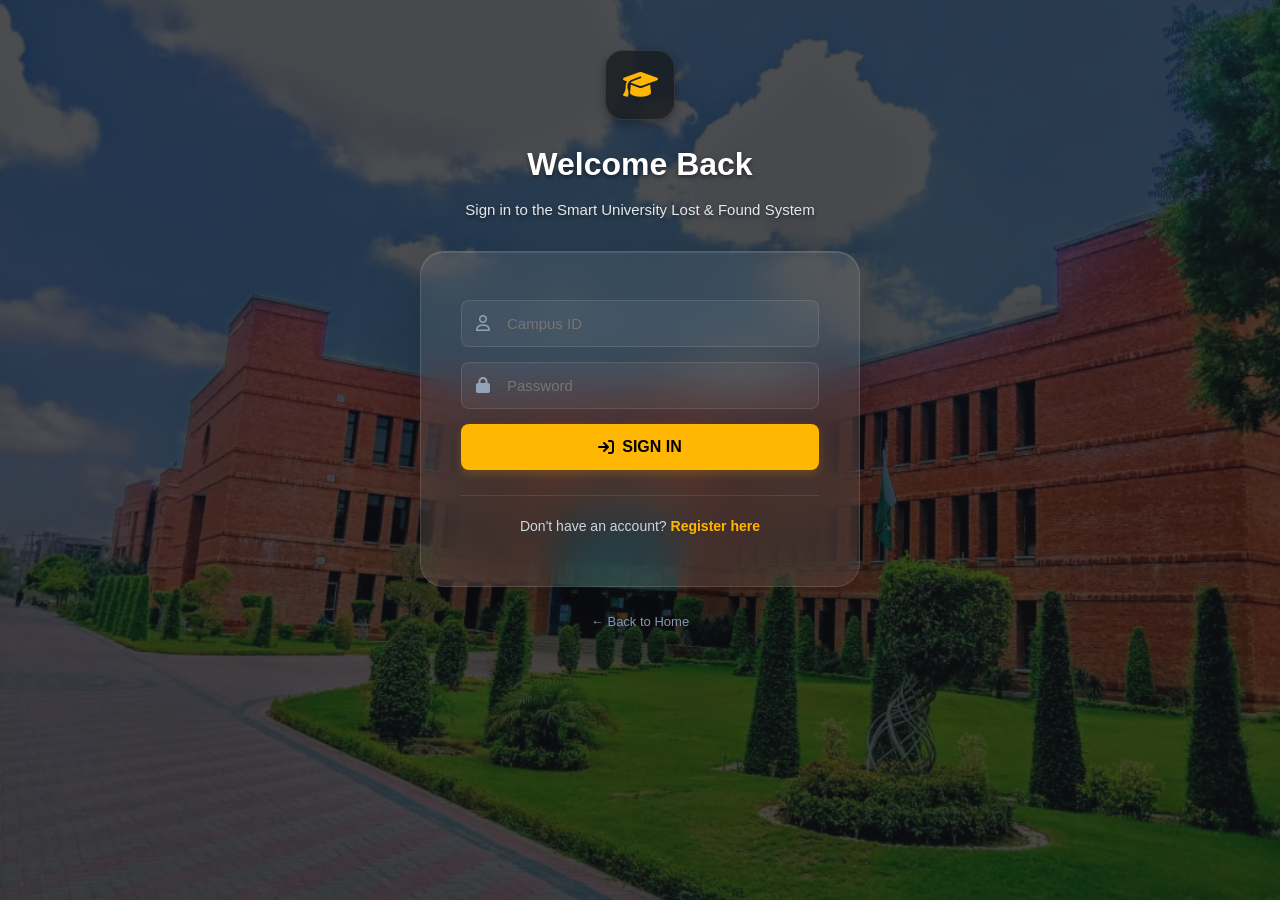
<file: login.html>
<!DOCTYPE html>
<html>
<head>
    <title>Login</title>
    <!-- CHANGED: Pointing to style3.css -->
    <link rel="stylesheet" href="css/style3.css">
    <!-- FontAwesome for icons -->
    <link rel="stylesheet" href="https://cdnjs.cloudflare.com/ajax/libs/font-awesome/6.4.0/css/all.min.css">
</head>
<body class="auth-body">

    <div class="main-wrapper">
        
        <!-- Top Logo -->
        <div class="logo-box">
            <i class="fa-solid fa-graduation-cap" style="color: #FFB703; font-size: 28px;"></i>
        </div>

        <h2>Welcome Back</h2>
        <p class="subtitle">Sign in to the Smart University Lost & Found System</p>

        <!-- Login Box -->
        <div class="Login-page">
            <form>
                <!-- User Input -->
                <div class="input-group">
                    <i class="fa-regular fa-user icon"></i>
                    <input type="text" placeholder="Campus ID" name="campus_id" required>
                </div>

                <!-- Password Input -->
                <div class="input-group">
                    <i class="fa-solid fa-lock icon"></i>
                    <input type="password" placeholder="Password" name="password" required>
                </div>

                <!-- Button -->
                <button type="submit">
                    <i class="fa-solid fa-arrow-right-to-bracket"></i>
                    SIGN IN
                </button>
            </form>

            <p class="bottom-text">
                Don't have an account? <a href="Register.html">Register here</a>
            </p>
        </div>

        <div class="back-home">
            <a href="index.html">← Back to Home</a>
        </div>
    </div>

</body>
</html>
</file>
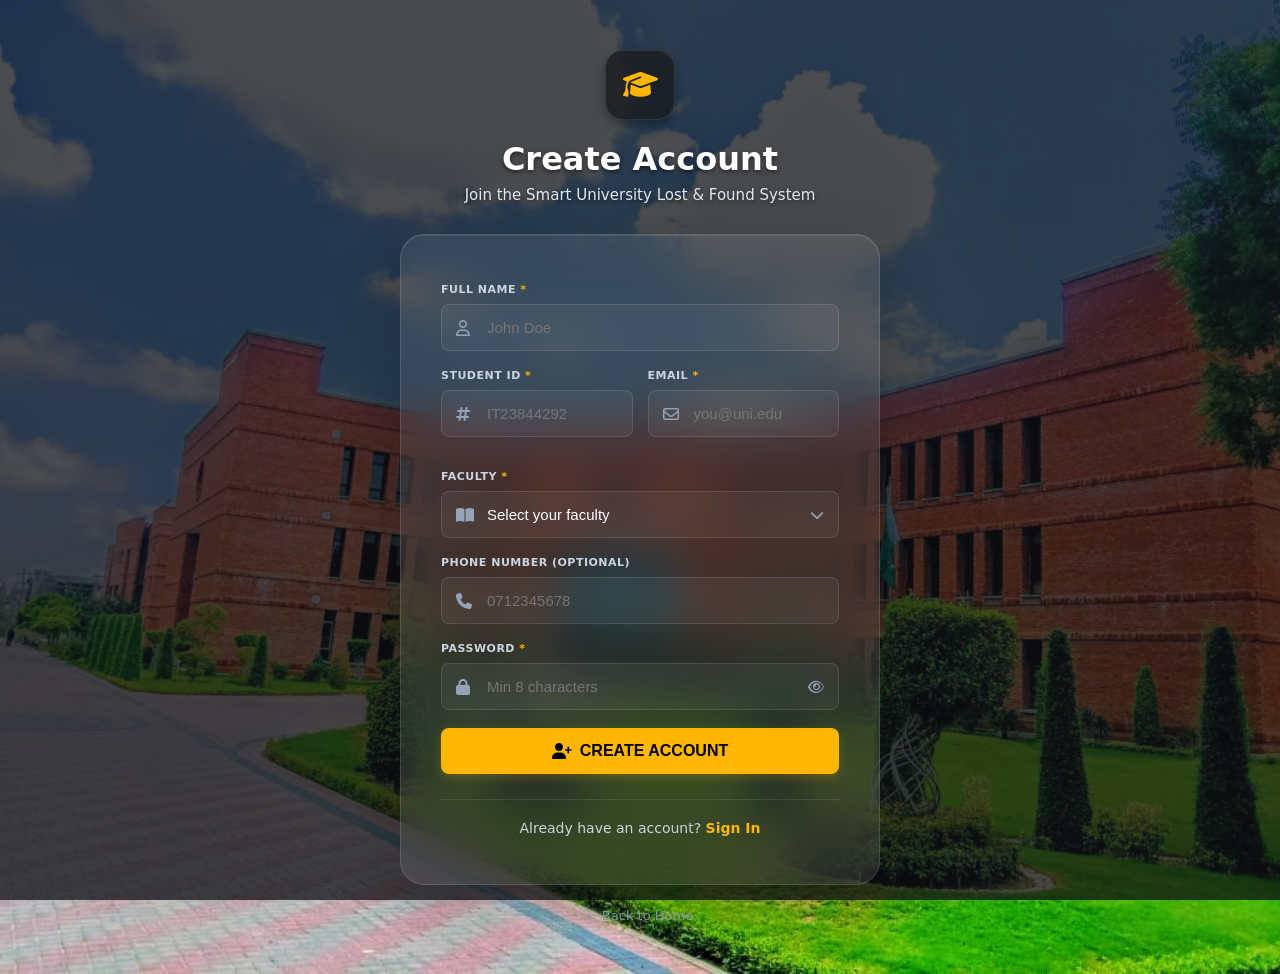
<file: Register.html>
<!DOCTYPE html>
<html lang="en">
<head>
    <meta charset="UTF-8">
    <meta name="viewport" content="width=device-width, initial-scale=1.0">
    <title>Create Account</title>
    <link rel="stylesheet" href="css/style.css">
    <!-- ADDED: FontAwesome for clean, short icons -->
    <link rel="stylesheet" href="https://cdnjs.cloudflare.com/ajax/libs/font-awesome/6.4.0/css/all.min.css">
</head>
<body class="auth-body">

    <div class="main-wrapper">
        
        <!-- Top Logo -->
        <div class="logo-box">
            <i class="fa-solid fa-graduation-cap" style="color: #FFB703; font-size: 28px;"></i>
        </div>

        <h2>Create Account</h2>
        <p class="subtitle">Join the Smart University Lost & Found System</p>

        <div class="Login-page register-page">
            <form>
                <!-- Full Name -->
                <div class="form-group">
                    <label>FULL NAME <span class="required">*</span></label>
                    <div class="input-group">
                        <i class="fa-regular fa-user icon"></i>
                        <input type="text" placeholder="John Doe" required>
                    </div>
                </div>

                <!-- ID and Email -->
                <div class="form-row">
                    <div class="form-group">
                        <label>STUDENT ID <span class="required">*</span></label>
                        <div class="input-group">
                            <i class="fa-solid fa-hashtag icon"></i>
                            <input type="text" placeholder="IT23844292" required>
                        </div>
                    </div>

                    <div class="form-group">
                        <label>EMAIL <span class="required">*</span></label>
                        <div class="input-group">
                            <i class="fa-regular fa-envelope icon"></i>
                            <input type="email" placeholder="you@uni.edu" required>
                        </div>
                    </div>
                </div>

                <!-- Faculty -->
                <div class="form-group">
                    <label>FACULTY <span class="required">*</span></label>
                    <div class="input-group">
                        <i class="fa-solid fa-book-open icon"></i>
                        <select required>
                            <option value="" disabled selected hidden>Select your faculty</option>
                            <option value="cs">Computer Science</option>
                            <option value="ba">Business Administration</option>
                            <option value="cse">Computer System Engineering</option>
                            <option value="math">Mathematics</option>
                            <option value="edu">Education</option>
                            <option value="media">Media and Communication</option>
                            <option value="ee">Electrical Engineering</option>
                            <option value="pe">Physical Education</option>
                        </select>
                        <i class="fa-solid fa-chevron-down dropdown-arrow"></i>
                    </div>
                </div>

                <!-- Phone -->
                <div class="form-group">
                    <label>PHONE NUMBER (OPTIONAL)</label>
                    <div class="input-group">
                        <i class="fa-solid fa-phone icon"></i>
                        <input type="tel" placeholder="0712345678">
                    </div>
                </div>

                <!-- Password -->
                <div class="form-group">
                    <label>PASSWORD <span class="required">*</span></label>
                    <div class="input-group">
                        <i class="fa-solid fa-lock icon"></i>
                        <input type="password" placeholder="Min 8 characters" required>
                        <i class="fa-regular fa-eye eye-icon"></i>
                    </div>
                </div>

                <!-- Button -->
                <button type="submit">
                    <i class="fa-solid fa-user-plus"></i> CREATE ACCOUNT
                </button>
            </form>

            <p class="bottom-text">
                Already have an account? <a href="login.html">Sign In</a>
            </p>
        </div>

        <div class="back-home">
            <a href="#">← Back to Home</a>
        </div>
    </div>

</body>
</html>
</file>
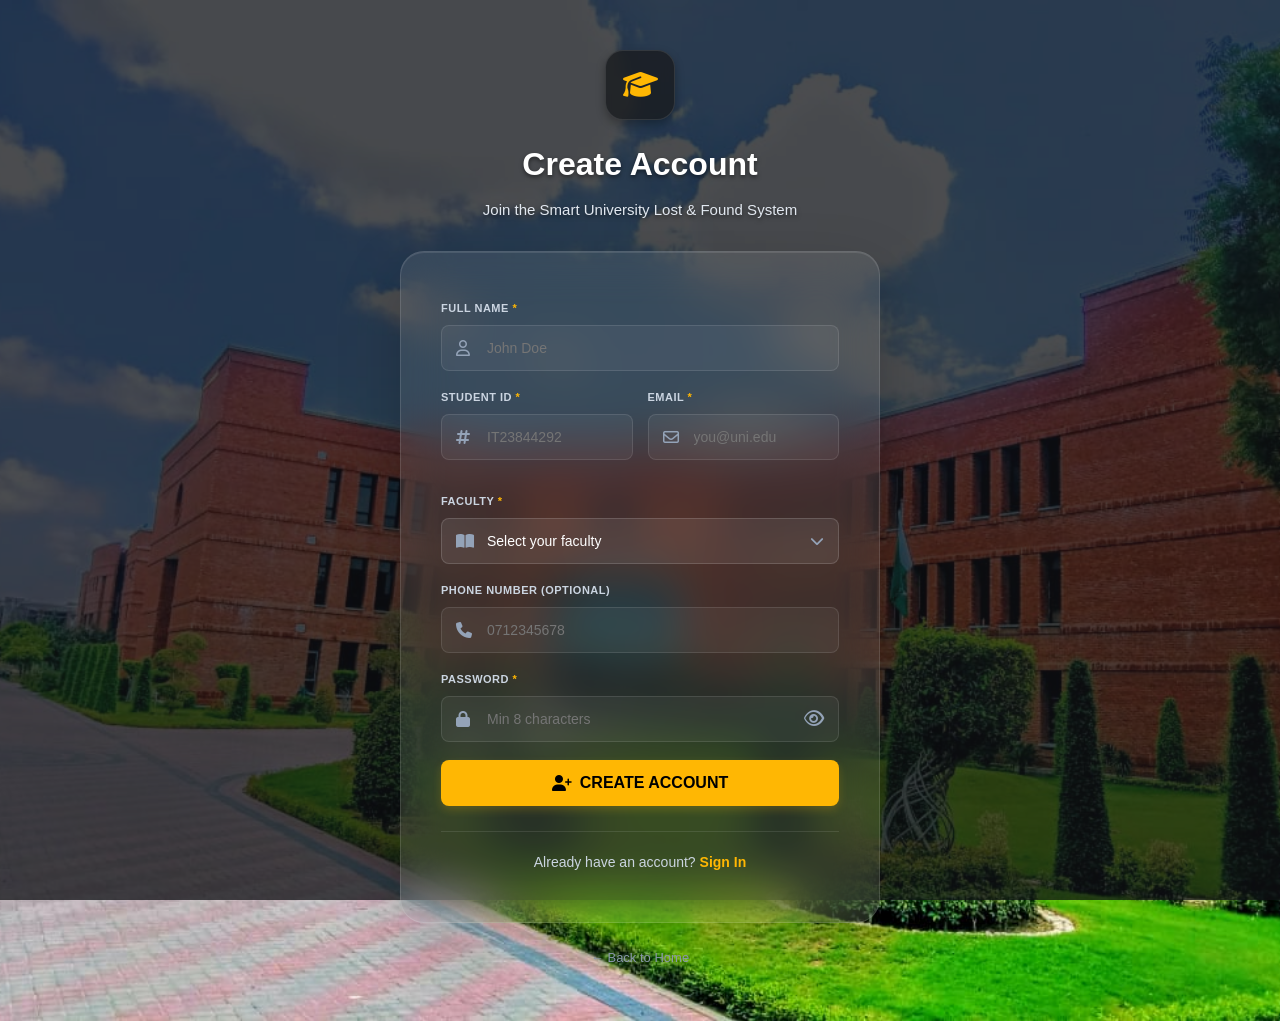
<file: register.html>
<!DOCTYPE html>
<html lang="en">
<head>
    <meta charset="UTF-8">
    <meta name="viewport" content="width=device-width, initial-scale=1.0">
    <title>Create Account</title>
    <!-- FIXED: Pointing to the correct CSS file -->
    <link rel="stylesheet" href="css/style3.css">
    <!-- ADDED: FontAwesome for clean, short icons -->
    <link rel="stylesheet" href="https://cdnjs.cloudflare.com/ajax/libs/font-awesome/6.4.0/css/all.min.css">
</head>
<!-- FIXED: Added auth-body class for the background image -->
<body class="auth-body">

    <div class="main-wrapper">
        
        <!-- Top Logo -->
        <div class="logo-box">
            <i class="fa-solid fa-graduation-cap" style="color: #FFB703; font-size: 28px;"></i>
        </div>

        <h2>Create Account</h2>
        <p class="subtitle">Join the Smart University Lost & Found System</p>

        <div class="Login-page register-page">
            <form>
                <!-- Full Name -->
                <div class="form-group">
                    <label>FULL NAME <span class="required">*</span></label>
                    <div class="input-group">
                        <i class="fa-regular fa-user icon"></i>
                        <input type="text" placeholder="John Doe" required>
                    </div>
                </div>

                <!-- ID and Email -->
                <div class="form-row">
                    <div class="form-group">
                        <label>STUDENT ID <span class="required">*</span></label>
                        <div class="input-group">
                            <i class="fa-solid fa-hashtag icon"></i>
                            <input type="text" placeholder="IT23844292" required>
                        </div>
                    </div>

                    <div class="form-group">
                        <label>EMAIL <span class="required">*</span></label>
                        <div class="input-group">
                            <i class="fa-regular fa-envelope icon"></i>
                            <input type="email" placeholder="you@uni.edu" required>
                        </div>
                    </div>
                </div>

                <!-- Faculty -->
                <div class="form-group">
                    <label>FACULTY <span class="required">*</span></label>
                    <div class="input-group">
                        <i class="fa-solid fa-book-open icon"></i>
                        <select required>
                            <option value="" disabled selected hidden>Select your faculty</option>
                            <option value="cs">Computer Science</option>
                            <option value="ba">Business Administration</option>
                            <option value="cse">Computer System Engineering</option>
                            <option value="math">Mathematics</option>
                            <option value="edu">Education</option>
                            <option value="media">Media and Communication</option>
                            <option value="ee">Electrical Engineering</option>
                            <option value="pe">Physical Education</option>
                        </select>
                        <i class="fa-solid fa-chevron-down dropdown-arrow"></i>
                    </div>
                </div>

                <!-- Phone -->
                <div class="form-group">
                    <label>PHONE NUMBER (OPTIONAL)</label>
                    <div class="input-group">
                        <i class="fa-solid fa-phone icon"></i>
                        <input type="tel" placeholder="0712345678">
                    </div>
                </div>

                <!-- Password -->
                <div class="form-group">
                    <label>PASSWORD <span class="required">*</span></label>
                    <div class="input-group">
                        <i class="fa-solid fa-lock icon"></i>
                        <input type="password" placeholder="Min 8 characters" required>
                        <i class="fa-regular fa-eye eye-icon"></i>
                    </div>
                </div>

                <!-- Button -->
                <button type="submit">
                    <i class="fa-solid fa-user-plus"></i> CREATE ACCOUNT
                </button>
            </form>

            <p class="bottom-text">
                Already have an account? <a href="login.html">Sign In</a>
            </p>
        </div>

        <div class="back-home">
            <!-- FIXED: Link now goes to index.html -->
            <a href="index.html">← Back to Home</a>
        </div>
    </div>

</body>
</html>
</file>
<file: css/style3.css>
/* =========================================================
   UniMatters Lost & Found — Merged Stylesheet
   Base design + box sizes: style.css
   Typography & responsive layout: style-responsive.css
   Font sizes scaled up slightly for readability.
   ========================================================= */

*,
*::before,
*::after {
    margin: 0;
    padding: 0;
    box-sizing: border-box;
}

:root {
    --golden: rgb(240, 165, 0);
    --darkblue: rgba(47, 77, 108, 0.9);
    --white: white;
    --gray: rgb(208, 208, 208);
    --header-height: 5rem;
    --text-xs: 0.875rem;
    --text-sm: 1rem;
    --text-base: 1.125rem;
    --text-lg: 1.25rem;
    --text-xl: 1.5rem;
    --heading-sm: clamp(1.625rem, 2.8vw, 2.25rem);
    --heading-md: clamp(1.875rem, 3.5vw, 2.75rem);
    --heading-lg: clamp(2.75rem, 5.8vw, 4.75rem);
}

html {
    font-size: 100%;
    scroll-behavior: smooth;
}

body {
    font-family: ui-sans-serif, system-ui, sans-serif, "Apple Color Emoji", "Segoe UI Emoji", "Segoe UI Symbol", "Noto Color Emoji";
    -webkit-font-smoothing: antialiased;
    -moz-osx-font-smoothing: grayscale;
    margin: 0;
    font-size: var(--text-base);
    line-height: 1.55;
}


/* ============================ NAVBAR ============================ */

.header {
    position: absolute;
    top: 0;
    left: 0;
    height: var(--header-height);
    width: 100%;
    display: flex;
    justify-content: center;
    padding: 0;
    z-index: 5;
    pointer-events: none;
}

.navbar {
    position: fixed;
    top: 0.75rem;
    left: 50%;
    transform: translateX(-50%);
    width: min(94%, 82rem);
    height: auto;
    min-height: 4rem;
    background-color: var(--darkblue);
    border-radius: 10px;
    border-top: 3.5px solid var(--golden);
    padding: 0.5rem 1rem;
    display: flex;
    justify-content: space-between;
    align-items: center;
    gap: clamp(0.5rem, 1.2vw, 1.25rem);
    z-index: 5;
    pointer-events: auto;
}

.logo {
    display: flex;
    align-items: center;
    gap: 0.55rem;
    height: auto;
    width: auto;
    min-width: 0;
    flex: 0 1 auto;
    padding: 0;
}

.logo-text {
    display: flex;
    justify-content: center;
    align-items: center;
    background-color: var(--white);
    height: 2.75rem;
    width: 7.5rem;
    flex: 0 0 auto;
    border-radius: 10px;
    margin: 0;
    transition: transform 150ms cubic-bezier(0.4, 0, 0.2, 1);
}

.logo-text:hover {
    transform: scale(1.05);
    cursor: pointer;
}

.logo-text h2 {
    color: var(--darkblue);
    font-size: var(--text-lg);
    white-space: nowrap;
}

#main-heading,
h1 {
    color: var(--darkblue);
}

#uni,
#matters,
#work,
#smartcampus,
#questions {
    color: var(--golden);
}

.lostfound {
    color: var(--gray);
    font-size: clamp(0.9375rem, 1vw, var(--text-sm));
    white-space: nowrap;
}

.navlinks {
    width: auto;
    height: auto;
    flex: 1 1 auto;
    min-width: 0;
    padding: 0;
}

.navlinks ul {
    display: flex;
    justify-content: center;
    align-items: center;
    gap: clamp(0.25rem, 0.8vw, 0.9rem);
}

.navlinks ul li {
    list-style: none;
    padding: 0.5rem 0.6rem;
    white-space: nowrap;
    transition: background-color 0.2s ease;
}

.navlinks ul li:hover,
.navlinks ul li.active {
    background-color: rgba(47, 77, 108, 0.9);
    border-radius: 10px;
    cursor: pointer;
}

.navlinks ul li a {
    text-decoration: none;
    font-size: clamp(var(--text-sm), 1.1vw, var(--text-lg));
    color: var(--gray);
    font-weight: 500;
}

.navbright {
    width: auto;
    height: auto;
    flex: 0 0 auto;
    display: flex;
    justify-content: flex-end;
    align-items: center;
    gap: 0.75rem;
}

.menu-toggle {
    display: none;
    flex: 0 0 auto;
    background: transparent;
    border: none;
    color: white;
    font-size: 1.75rem;
    line-height: 1;
    padding: 0.35rem;
    cursor: pointer;
}

#report-icon {
    text-decoration: none;
    display: inline-flex;
    flex-direction: row;
    align-items: center;
    justify-content: center;
    gap: 0.35rem;
    width: auto;
    min-height: 2.5rem;
    height: auto;
    padding: 0.45rem 0.7rem;
    border-radius: 10px;
    background-color: var(--golden);
    white-space: nowrap;
    transition: transform 50ms ease;
}

#report-icon svg {
    position: static;
    display: block;
    flex: 0 0 1.5rem;
    width: 1.5rem;
    height: 1.5rem;
    margin: 0;
    transition: transform 0.4s ease;
}

#report-icon:hover svg {
    transform: rotate(180deg);
}

#report-icon:hover {
    transform: scale(1.03);
}

#report-text {
    color: black;
    margin: 0;
    font-size: var(--text-sm);
    font-weight: 700;
    line-height: 1.2;
    white-space: nowrap;
}

.navbtns {
    width: auto;
    padding-left: 0.75rem;
    display: flex;
    align-items: center;
    gap: 0.45rem;
    border-left: 1px solid var(--gray);
}

.btns {
    display: inline-flex;
    align-items: center;
    justify-content: center;
    min-height: 2.5rem;
    padding: 0.55rem 0.8rem;
    font-size: var(--text-sm);
    font-family: inherit;
    border-radius: 10px;
    white-space: nowrap;
    text-decoration: none;
}

#login-btn {
    background-color: rgba(47, 77, 108, 0.9);
    border: none;
    color: white;
    width: auto;
    font-weight: 600;
    margin: 0;
}

#login-btn:hover {
    background-color: rgba(58, 102, 147, 0.9);
    cursor: pointer;
}

#register-btn {
    background-color: white;
    width: auto;
    border: none;
    font-weight: 600;
    color: var(--darkblue);
}

#register-btn:hover {
    background-color: lightgray;
    cursor: pointer;
}


/* ============================ HERO ============================ */

.hero-section {
    position: relative;
    width: 100%;
    margin-top: 3.125rem;
    min-height: calc(clamp(34rem, 72vh, 48rem) + var(--header-height) - 1.25rem);
    background-image: linear-gradient(rgba(255, 255, 255, 0.7), rgba(255, 255, 255, 0.7)), url('../images/hero-img.png');
    background-repeat: no-repeat;
    background-position: center;
    background-size: cover;
    animation: hero-background-drift 24s ease-in-out infinite alternate;
    display: flex;
    align-items: flex-start;
    padding: calc(var(--header-height) - 0.75rem) 0 0.25rem;
    z-index: 0;
}

.hero-content {
    position: static;
    width: min(90%, 76rem);
    margin-inline: auto;
    padding: 5.25rem 0 2.5rem;
    z-index: 0;
}

#title h1 {
    max-width: none;
    font-size: clamp(1.5rem, 4.5vw, 3.5rem);
    line-height: 1.12;
    letter-spacing: -0.04em;
    margin-bottom: 1rem;
    white-space: nowrap;
    animation: hero-fade-up 700ms cubic-bezier(0.22, 1, 0.36, 1) both;
}

#para {
    max-width: 58ch;
}

#para p {
    color: rgb(6, 6, 6);
    font-size: clamp(var(--text-base), 1.3vw, 1.3rem);
    font-weight: 450;
    line-height: 1.65;
    margin-bottom: 1.25rem;
    animation: hero-fade-up 700ms cubic-bezier(0.22, 1, 0.36, 1) 140ms both;
}

.hero-btns {
    display: flex;
    flex-wrap: wrap;
    align-items: center;
    gap: 0.75rem;
    animation: hero-fade-up 700ms cubic-bezier(0.22, 1, 0.36, 1) 280ms both;
}

.hero-btns #report-btn,
.dont-see-btns #report-btn {
    background-color: var(--golden);
    min-height: 2.9rem;
    padding: 0.75rem 1.1rem;
    border: none;
    border-radius: 8px;
    font-size: var(--text-sm);
    font-weight: 600;
    margin: 0;
    display: inline-flex;
    flex-direction: row;
    align-items: center;
    justify-content: center;
    gap: 0.65rem;
    line-height: 1.25;
    white-space: nowrap;
    cursor: pointer;
    transition: transform 200ms ease;
}

.hero-btns #found-btn {
    background-color: var(--darkblue);
    min-height: 2.9rem;
    padding: 0.75rem 1.1rem;
    border: none;
    border-radius: 8px;
    font-size: var(--text-sm);
    font-weight: 600;
    color: var(--white);
    margin: 0;
    display: inline-flex;
    flex-direction: row;
    align-items: center;
    justify-content: center;
    gap: 0.65rem;
    line-height: 1.25;
    white-space: nowrap;
    cursor: pointer;
    transition: transform 200ms ease;
}

.hero-btns #report-btn,
.hero-btns #found-btn {
    transition: transform 220ms ease, box-shadow 220ms ease;
}

.hero-btns #report-btn:hover,
.hero-btns #report-btn:focus-visible,
.hero-btns #found-btn:hover,
.hero-btns #found-btn:focus-visible {
    transform: translateY(-2px);
    box-shadow: 0 0.5rem 1rem rgba(0, 0, 0, 0.16);
}

.hero-btns #report-btn svg,
.hero-btns #found-btn svg {
    position: static;
    display: block;
    flex: 0 0 1.375rem;
    width: 1.375rem;
    height: 1.375rem;
    margin: 0;
    vertical-align: middle;
    transition: transform 0.4s ease;
}

#report-btn:hover svg,
#found-btn:hover svg {
    transform: translateX(5px);
}

#report-btn:hover,
#found-btn:hover {
    transform: scale(1.02);
}

.hero-benefits {
    display: flex;
    flex-wrap: wrap;
    gap: 0.35rem 1rem;
    margin-top: 1.25rem;
}

.hero-benefits p {
    display: flex;
    align-items: flex-start;
    gap: 6px;
    margin: 0;
    padding-top: 0.35rem;
    font-size: var(--text-sm);
    animation: hero-fade-up 700ms cubic-bezier(0.22, 1, 0.36, 1) 420ms both;
}

.hero-benefits p:nth-child(2) {
    animation-delay: 520ms;
}

.hero-benefits p:nth-child(3) {
    animation-delay: 620ms;
}

.hero-benefits p svg {
    margin-top: 3px;
}

@keyframes hero-fade-up {
    from {
        opacity: 0;
        transform: translateY(0.875rem);
    }
    to {
        opacity: 1;
        transform: translateY(0);
    }
}

@keyframes hero-background-drift {
    from {
        background-position: center 48%;
    }
    to {
        background-position: center 52%;
    }
}


/* ============================ QUICK SUMMARY ============================ */

.quick-summary {
    width: 100%;
    background-color: rgb(244, 244, 244);
    min-height: 120px;
}

.summary-content {
    display: grid;
    grid-template-columns: repeat(4, minmax(0, 1fr));
    gap: 20px;
    padding: 20px 5%;
    margin-bottom: 40px;
}

.summary-content .boxes {
    width: 100%;
    min-height: 10rem;
    border-radius: 10px;
    background-color: var(--white);
    margin: -50px 0 50px;
    box-shadow: 0px 4px 10px 0px rgba(0, 0, 0, 0.1);
    display: flex;
    flex-direction: column;
    justify-content: center;
    align-items: center;
    transition: translate 300ms ease, box-shadow 300ms ease;
}

.quick-summary.is-visible .summary-content .boxes {
    animation: transformUp 0.6s ease-out both;
    animation-delay: calc(var(--i) * 0.2s);
}

.summary-content .boxes:hover {
    translate: 0 -4px;
    box-shadow: 0px 8px 20px 0px rgba(0, 0, 0, 0.15);
}

@keyframes transformUp {
    from {
        opacity: 0;
        transform: translateY(40px);
    }
    to {
        opacity: 1;
        transform: translateY(0);
    }
}

.summary-content .boxes p {
    color: rgb(153, 153, 153);
    font-size: var(--text-sm);
}

.summary-content .boxes h1 {
    font-size: clamp(2rem, 2.8vw, 2.5rem);
    line-height: 1.1;
}

.summary-content .boxes>svg {
    width: 1.5rem;
    height: 1.5rem;
}


/* ============================ WORKING SECTION ============================ */

.working-section {
    width: 100%;
    min-height: 500px;
    height: auto;
    background-color: var(--white);
    margin: 0 0 15px 0;
}

.working-content {
    display: flex;
    flex-direction: column;
    width: 82%;
    min-height: 400px;
    height: auto;
    margin: 0 auto;
}

.working-text {
    display: flex;
    flex-direction: column;
    justify-content: center;
    align-items: center;
    margin: 10px 0;
    gap: 5px 0;
}

.working-text #get-start {
    color: #008489;
    font-size: var(--text-sm);
    font-weight: 600;
    letter-spacing: 2px;
}

.working-text #steps-text {
    color: gray;
    font-size: var(--text-base);
    line-height: 1.6;
}

.working-text h1 {
    font-size: var(--heading-md);
    line-height: 1.2;
    text-align: center;
}


/* Same box sizes as style.css */

.working-boxes-container {
    display: grid;
    grid-template-columns: repeat(4, minmax(0, 1fr));
    place-items: center;
    gap: 1.25rem;
}

.working-boxes-container .working-boxes {
    width: min(100%, 18rem);
    max-width: 100%;
    min-height: 14rem;
    height: 100%;
    margin: 1.25rem 0;
    border-radius: 10px;
    background-color: #F4F5F7;
    padding: 1.5rem;
    translate: var(--stack-x, 0px) var(--stack-y, 0px);
    rotate: var(--stack-rotation, 0deg);
    scale: var(--stack-scale, 1);
    transition: transform 250ms ease, box-shadow 250ms ease;
}

.working-boxes-container .working-boxes:hover {
    background-color: #fff;
    box-shadow: 0px 4px 10px 0px rgba(0, 0, 0, 0.1);
    transform: translateY(-2px);
}

.working-boxes-container .working-boxes:hover h3 {
    color: var(--golden);
}

.working-boxes-container .working-boxes svg {
    transform-origin: center;
    transition: transform 250ms ease;
}

@media (hover: hover) and (pointer: fine) {
    .working-boxes-container .working-boxes:hover,
    .working-boxes-container .working-boxes.is-tilting {
        box-shadow: 0 0 0 1px rgba(240, 165, 0, 0.35), 0 6px 18px rgba(240, 165, 0, 0.14);
        transform: perspective(900px) rotateX(var(--step-tilt-x, 0deg)) rotateY(var(--step-tilt-y, 0deg)) translateY(-2px);
    }

    .working-boxes-container .working-boxes.is-tilting {
        transition: box-shadow 250ms ease;
    }

    .working-boxes-container .working-boxes:hover svg {
        transform: scale(1.05) rotate(-3deg);
    }
}

.working-boxes h1,
.working-boxes svg,
.working-boxes p {
    margin-bottom: 10px;
}

.working-boxes h1 {
    font-weight: bolder;
    font-size: clamp(1.75rem, 3vw, 2.5rem);
}

.working-boxes-container #box1 h1 {
    color: #F0A500;
    opacity: 0.3;
}

.working-boxes-container #box2 h1 {
    color: #8B5CF6;
    opacity: 0.3;
}

.working-boxes-container #box3 h1 {
    color: #1C2A59;
    opacity: 0.3;
}

.working-boxes-container #box4 h1 {
    color: #008489;
    opacity: 0.3;
}

.working-boxes h3 {
    margin: 8px 0;
    font-size: clamp(var(--text-sm), 1.3vw, var(--text-lg));
    line-height: 1.35;
}

.working-boxes p {
    font-size: var(--text-sm);
    line-height: 1.6;
    color: rgb(146, 146, 146);
}


/* ============================ FEATURES SECTION ============================ */

.features-section {
    width: 100%;
    min-height: 400px;
    height: auto;
    background-color: rgb(244, 244, 244);
    margin: 0 0 15px 0;
}

.features-content {
    display: flex;
    flex-direction: column;
    width: 85%;
    margin: 0 auto;
    gap: 10px;
    padding: 20px 5%;
    margin-bottom: 40px;
}

.features-heading {
    display: flex;
    flex-direction: column;
    justify-content: center;
    align-items: center;
    margin: 15px 0;
}

.features-heading h1 {
    font-size: var(--heading-md);
    line-height: 1.2;
    text-align: center;
}

.features-heading #feature-title {
    color: #008489;
    font-size: var(--text-sm);
    font-weight: 600;
    letter-spacing: 2px;
}


.feature-boxes-container {
    display: grid;
    grid-template-columns: repeat(4, minmax(0, 1fr));
    place-items: center;
    gap: 1.25rem;
}

.feature-boxes-container .feature-boxes {
    width: min(100%, 18rem);
    max-width: 100%;
    min-height: 14rem;
    height: 100%;
    margin: 1.25rem 0;
    border-radius: 10px;
    background-color: var(--white);
    padding: 1.5rem;
    transition: transform 250ms ease, box-shadow 250ms ease;
}

.feature-boxes-container .feature-boxes:hover {
    background-color: #fff;
    box-shadow: 0px 4px 10px 0px rgba(0, 0, 0, 0.1);
    transform: translateY(-2px);
}

.feature-boxes-container .feature-boxes:hover h3 {
    color: var(--golden);
}

.feature-boxes h3,
.feature-boxes svg {
    margin-bottom: 10px;
}

.feature-boxes-container .feature-boxes svg {
    transform-origin: center;
    transition: transform 250ms ease;
}

@media (hover: hover) and (pointer: fine) {
    .feature-boxes-container .feature-boxes:hover {
        box-shadow: 0 0 0 1px rgba(240, 165, 0, 0.35), 0 6px 18px rgba(240, 165, 0, 0.14);
        transform: translateY(-2px);
    }

    .feature-boxes-container .feature-boxes:hover svg {
        transform: scale(1.05) rotate(-3deg);
    }
}

.feature-boxes h3 {
    font-weight: 600;
    font-size: 18px;
}

.feature-boxes p {
    font-size: 16px;
    color: rgb(146, 146, 146);
}


/* ============================ RECENT LOST / FOUND ============================ */

.recent-lost-section {
    width: 100%;
    min-height: 400px;
    height: auto;
    background-color: var(--white);
    display: flex;
    justify-content: center;
}

.recent-found-section {
    width: 100%;
    min-height: 400px;
    height: auto;
    background-color: rgb(244, 244, 244);
    display: flex;
    justify-content: center;
}

.recent-lost-container,
.recent-found-container {
    width: 85%;
    padding: 30px 0;
}

.recent-lost-text,
.recent-found-text {
    display: flex;
    flex-direction: column;
    margin-bottom: 5px;
    width: 100%;
}

.recent-lost-text #needhelp {
    color: red;
    font-size: var(--text-sm);
    font-weight: 600;
    letter-spacing: 2px;
}

.recent-found-text #waitingforonwers {
    color: rgb(0, 174, 0);
    font-size: var(--text-sm);
    font-weight: 600;
    letter-spacing: 2px;
}

.recent-lost-text .head-text,
.recent-found-text .head-text {
    display: flex;
    justify-content: space-between;
    align-items: center;
    border-left: 8px solid red;
    width: 100%;
    border-radius: 3px;
    padding: 2px 5px;
}

.recent-found-text .head-text {
    border-left-color: rgb(0, 174, 0);
}

.head-text h2 {
    color: var(--darkblue);
    margin: 0;
    font-size: var(--heading-sm);
    line-height: 1.2;
}

.head-text .view-all {
    display: flex;
    align-items: center;
    gap: 5px;
    color: #008489;
}

.head-text .view-all p {
    font-size: var(--text-sm);
    font-weight: 500;
}

.head-text .view-all:hover {
    color: #1C2A59;
    cursor: pointer;
}

.view-all svg {
    transition: transform 0.4s ease;
}

.view-all:hover svg {
    transform: translateX(5px);
}

.recent-lost-boxes,
.recent-found-boxes {
    width: 100%;
    display: grid;
    grid-template-columns: repeat(3, minmax(0, 1fr));
    gap: 25px;
    margin-top: 25px;
}


/* Same card sizes as style.css */

.recent-lost-boxes .lost-boxes,
.recent-found-boxes .found-boxes {
    min-height: 500px;
    margin: 20px 0;
    border-radius: 10px;
    background-color: var(--white);
    box-shadow: 2px 3px 6px 1px rgba(0, 0, 0, 0.12);
    transition: all 300ms ease;
}

.lost-boxes:hover .img-1::before,
.lost-boxes:hover .img-2::before,
.lost-boxes:hover .img-3::before,
.found-boxes:hover .img-1::before,
.found-boxes:hover .img-2::before,
.found-boxes:hover .img-3::before {
    transform: scale(1.1);
}

.recent-lost-boxes .lost-boxes:hover,
.recent-found-boxes .found-boxes:hover {
    background-color: #fff;
    box-shadow: 0px 4px 10px 0px rgba(0, 0, 0, 0.25);
    transform: translateY(-12px);
}

.recent-lost-boxes .lost-boxes:hover h3,
.recent-found-boxes .found-boxes:hover h3 {
    color: var(--golden);
}

.recent-lost-boxes .lost-boxes:hover .view-details,
.recent-found-boxes .found-boxes:hover .view-details {
    color: var(--golden);
}

.recent-lost-boxes .lost-boxes:hover .view-details svg,
.recent-found-boxes .found-boxes:hover .view-details svg {
    transform: translateX(5px);
}

.lost-boxes .img-1,
.lost-boxes .img-2,
.lost-boxes .img-3,
.found-boxes .img-1,
.found-boxes .img-2,
.found-boxes .img-3 {
    width: 100%;
    height: 230px;
    position: relative;
    overflow: hidden;
    background: none;
    border-radius: 10px 10px 0 0;
    background-size: cover;
    background-position: center;
}

.lost-boxes .img-1::before,
.lost-boxes .img-2::before,
.lost-boxes .img-3::before,
.found-boxes .img-1::before,
.found-boxes .img-2::before,
.found-boxes .img-3::before {
    content: "";
    position: absolute;
    inset: 0;
    background-repeat: no-repeat;
    background-position: center;
    background-size: cover;
    transition: transform 700ms ease-out;
}

.lost-boxes .img-1::before {
    background-image: url('../images/laptop-charger.png');
}

.lost-boxes .img-2::before {
    background-image: url('../images/mobile.png');
}

.lost-boxes .img-3::before {
    background-image: url('../images/air.png');
}

.found-boxes .img-1::before {
    background-image: url('../images/mouse.png');
}

.found-boxes .img-2::before {
    background-image: url('../images/usb.png');
}

.found-boxes .img-3::before {
    background-image: url('../images/water-bottle.png');
}

.img-flages .lost-flag,
.found-flag,
.status-flag,
.claimed-flag,
.unclaimed-flag {
    position: absolute;
    top: 15px;
    padding: 5px 20px;
    border-radius: 15px;
    font-size: var(--text-xs);
    font-weight: 600;
    z-index: 2;
}

.lost-flag {
    left: 15px;
    background: rgb(255, 0, 0);
    color: var(--white);
}

.found-flag {
    left: 15px;
    background: rgb(30, 168, 129);
    color: var(--white);
}

.img-1 .status-flag {
    right: 15px;
    background: rgba(96, 229, 1, 0.451);
    color: green;
    border: 1px solid green;
}

.resolved-flag {
    background: rgba(96, 229, 1, 0.451);
    color: green;
    border: 1px solid green;
}

.matched-flag {
    right: 15px;
    background: rgba(0, 191, 255, 0.451);
    color: rgba(2, 183, 255, 0.984);
    border: 1px solid rgba(2, 183, 255, 0.984);
}

.pending-flag {
    right: 15px;
    background: rgba(251, 255, 0, 0.523);
    color: yellow;
    border: 1px solid rgba(254, 254, 0, 0.871);
}

.claimed-flag {
    right: 15px;
    background: rgba(0, 247, 255, 0.311);
    color: rgba(28, 191, 194, 0.984);
    border: 1px solid rgba(18, 158, 160, 0.984);
}

.unclaimed-flag {
    right: 15px;
    background: rgba(200, 115, 239, 0.464);
    color: rgb(200, 115, 239);
    border: 1px solid rgb(200, 115, 239);
}

.lost-boxes .item-detail,
.found-boxes .item-detail {
    display: block;
    padding: 12px;
}

.item-detail .item-location,
.item-time,
.icon-catagory {
    display: flex;
    gap: 8px;
    margin-bottom: 1px;
}

.item-icons {
    border-bottom: 1px solid rgba(146, 146, 146, 0.3);
    margin-bottom: 2px;
}

.item-detail h3 {
    color: var(--darkblue);
    margin-bottom: 4px;
    font-size: clamp(var(--text-sm), 1.2vw, var(--text-lg));
    line-height: 1.35;
}

.item-detail>p,
.item-detail>svg {
    color: rgb(146, 146, 146);
    font-size: var(--text-sm);
    margin-bottom: 14px;
}

.item-detail>p {
    display: flex;
    align-items: center;
    gap: 6px;
    line-height: 1.5;
}

.item-detail>p>svg {
    margin-top: 6px;
}

.item-icons p {
    font-weight: 500;
    font-size: var(--text-xs);
    color: rgb(146, 146, 146);
}

.card-footer {
    display: flex;
    justify-content: space-between;
}

.card-footer .views,
.view-details {
    display: flex;
    justify-content: center;
    align-items: center;
    gap: 2px;
}

.views>p {
    font-size: var(--text-xs);
    color: rgb(146, 146, 146);
}

.view-details>p {
    font-size: var(--text-xs);
    font-weight: 500;
    margin-right: 2px;
}

.view-details>svg {
    transition: transform 0.4s ease;
}


/* ============================ FAQ ============================ */

.FAQ-section {
    width: 100%;
    min-height: 400px;
    height: auto;
    background-color: var(--white);
    margin: 0 auto;
}

.FAQ-container {
    width: 85%;
    margin: 0 auto;
    padding: 20px 0;
    margin-bottom: 40px;
}

.FAQ-heading {
    display: flex;
    flex-direction: column;
    justify-content: center;
    align-items: center;
    margin: 30px 0;
}

.FAQ-heading h1 {
    font-size: var(--heading-md);
    line-height: 1.2;
    text-align: center;
}

.FAQ-heading #helpcenter {
    color: #008489;
    font-size: var(--text-sm);
    font-weight: 600;
    letter-spacing: 2px;
}

.FAQ-box-container {
    display: grid;
    grid-template-columns: repeat(3, minmax(0, 1fr));
    place-items: center;
    justify-content: center;
    gap: 1rem;
}


/* Fixed: removed the margin-left: 100px bug from style.css */

.FAQ-box-container .FAQ-boxes {
    width: 100%;
    min-height: 13.75rem;
    border-radius: 10px;
    background-color: rgb(244, 244, 244);
    padding: 25px;
    transition: all 300ms ease;
    margin: 15px 0;
}

.FAQ-box-container .FAQ-boxes:hover {
    background-color: var(--white);
    box-shadow: 0px 4px 10px rgba(0, 0, 0, 0.1);
    transform: translateY(-8px);
}

.FAQ-boxes .box-heading {
    display: flex;
    gap: 6px;
}

.box-heading h4 {
    color: var(--darkblue);
    font-size: clamp(var(--text-sm), 1.1vw, var(--text-base));
    line-height: 1.4;
}

.box-heading svg {
    color: var(--golden);
    padding-top: 2px;
}

.FAQ-boxes .box-text>p {
    color: rgb(146, 146, 146);
    padding-left: 18px;
    font-size: var(--text-sm);
    line-height: 1.65;
}


/* ============================ DONT-SEE CTA ============================ */

.dont-see-section {
    width: 100%;
    min-height: 320px;
    height: auto;
    background-color: #1C2A59;
    margin: 0 auto;
}

.dont-see-container {
    width: 85%;
    margin: 0 auto;
    padding: 30px;
}

.dont-see-head {
    display: flex;
    flex-direction: column;
    justify-content: center;
    align-items: center;
}

.dont-see-description {
    max-width: 65ch;
}

.dont-see-head h1 {
    color: var(--white);
    text-align: center;
    margin-bottom: 6px;
    font-size: var(--heading-md);
    line-height: 1.2;
}

.dont-see-description p {
    color: var(--white);
    text-align: center;
    margin-bottom: 6px;
    font-size: clamp(var(--text-sm), 1.1vw, var(--text-base));
    line-height: 1.6;
}

.dont-see-btns {
    display: flex;
    justify-content: center;
    align-items: center;
    margin: 20px 0;
}

.dont-see-btns .learnmore {
    padding: 16px 30px;
    color: var(--white);
    border: 1px solid #7595fea2;
    border-radius: 8px;
    font-size: var(--text-sm);
    font-weight: 600;
    display: inline-flex;
    align-items: center;
    justify-content: center;
    cursor: pointer;
    margin-left: 8px;
}

.dont-see-btns .learnmore:hover {
    background-color: #7595feab;
}


/* ============================ BREAK + FOOTER ============================ */

.break-section {
    width: 100%;
    height: 4px;
    background-image: linear-gradient(to right, #F0A500, #008489, #F0A500);
}

.footer-links-section {
    width: 100%;
    min-height: 370px;
    background-color: #1C2A59;
}

.links-container {
    display: grid;
    grid-template-columns: repeat(auto-fit, minmax(min(100%, 300px), 1fr));
    justify-content: center;
    width: 90%;
    margin: 0 auto;
    padding-top: 60px;
    padding-bottom: 2.5rem;
    gap: 2rem;
}

.system-logo>p {
    color: rgb(211, 211, 211);
    margin-top: 12px;
    font-size: var(--text-sm);
    padding-right: 30px;
    line-height: 1.625;
}

#quick-links h4,
#resources h4,
.contact-info>h4 {
    font-size: var(--text-xs);
    font-weight: bold;
    text-transform: uppercase;
    letter-spacing: 0.2em;
    color: var(--golden);
    margin-bottom: 15px;
}

#quick-links ul,
#resources ul {
    list-style: none;
    padding: 0;
    margin: 0;
}

#quick-links li,
#resources li {
    margin-bottom: 12px;
}

#quick-links a,
#resources a {
    color: #d1d5db;
    font-size: var(--text-sm);
    font-weight: 500;
    text-decoration: none;
    display: inline-flex;
    align-items: center;
    gap: 6px;
    transition: all 0.3s ease;
}

#quick-links a span,
#resources a span {
    width: 4px;
    height: 4px;
    border-radius: 50%;
    background-color: #008489;
    transition: background-color 0.3s ease;
}

#quick-links a:hover,
#resources a:hover {
    color: white;
    transform: translateX(4px);
}

#quick-links a:hover span,
#resources a:hover span {
    background-color: #F0A500;
}

.contact-info {
    display: flex;
    flex-direction: column;
    gap: 16px;
}

.contact-item {
    display: flex;
    align-items: center;
    gap: 12px;
}

.contact-icon {
    width: 40px;
    height: 40px;
    min-width: 40px;
    background-color: rgba(255, 255, 255, 0.06);
    border-radius: 10px;
    display: flex;
    align-items: center;
    justify-content: center;
}

.contact-details h4 {
    color: white;
    font-size: var(--text-sm);
    font-weight: 600;
    margin: 0 0 3px;
}

.contact-details p {
    color: #AAB7D0;
    font-size: var(--text-sm);
    margin: 0;
}

.copy-right-section {
    width: 100%;
    min-height: 64px;
    background-color: #1C2A59;
    border-top: 1px solid rgba(255, 255, 255, 0.12);
}

.copy-right-container {
    width: 90%;
    min-height: 64px;
    margin: 0 auto;
    display: flex;
    align-items: center;
    justify-content: space-between;
    gap: 2rem;
}

.copy-right-container p,
.legal-links a {
    color: #AAB7D0;
    font-size: 12px;
}

.copy-right-container p {
    margin: 0;
}

.legal-links {
    display: flex;
    align-items: center;
    gap: 4.5rem;
}

.legal-links a {
    text-decoration: none;
    transition: color 0.25s ease;
}

.legal-links a:hover {
    color: #F0A500;
}

.institution-link {
    color: #9DB1FF !important;
    white-space: nowrap;
}

.institution-link span {
    display: inline-block;
    margin-left: 2px;
}


/* ============================ RESPONSIVE: TABLET ============================ */

/* Common desktop and laptop devices (1280px and below) */
@media (max-width: 1280px) {
    .working-content,
    .features-content,
    .recent-lost-container,
    .recent-found-container,
    .FAQ-container,
    .dont-see-container {
        width: 90%;
    }
}

@media (max-width: 1100px) {
    .summary-content,
    .working-boxes-container,
    .feature-boxes-container {
        grid-template-columns: repeat(2, minmax(0, 1fr));
    }
    .working-boxes-container,
    .feature-boxes-container {
        gap: 0.75rem;
    }
    .working-boxes-container .working-boxes,
    .feature-boxes-container .feature-boxes {
        width: 100%;
    }
    .navbar {
        width: 94%;
        flex-wrap: wrap;
        justify-content: space-between;
        padding: 0.55rem 3.25rem 0.55rem 0.85rem;
    }
    .menu-toggle {
        display: block;
        position: absolute;
        top: 0.55rem;
        right: 0.65rem;
    }
    .navbar.menu-open {
        background-color: rgb(47, 77, 108);
    }
    .navlinks,
    .navbright {
        display: none;
        width: 100%;
        flex: 1 0 100%;
    }
    .navbar.menu-open .navlinks {
        display: block;
        height: auto;
        padding: 0.5rem 0 0.25rem;
    }
    .navbar.menu-open .navlinks ul {
        flex-direction: column;
        align-items: stretch;
        gap: 0.2rem;
    }
    .navbar.menu-open .navlinks ul li {
        width: 100%;
        text-align: center;
        padding: 0.65rem;
    }
    .navbar.menu-open .navlinks ul li a {
        font-size: var(--text-base);
    }
    .navbar.menu-open .navbright {
        display: flex;
        flex-direction: column;
        align-items: stretch;
        gap: 0.75rem;
        height: auto;
        padding: 0.5rem 0 0.25rem;
    }
    #report-icon {
        width: 100%;
        justify-content: center;
    }
    .navbtns {
        width: 100%;
        justify-content: center;
        padding: 0;
        border: 0;
    }
    .navbtns .btns {
        flex: 1;
        max-width: 9rem;
    }
    .hero-section {
        min-height: auto;
        padding-top: calc(var(--header-height) - 0.75rem);
    }
    .hero-content {
        width: min(90%, 48rem);
        padding: 1rem 0 1.5rem;
    }
    .summary-content .boxes {
        margin-top: 0;
        margin-bottom: 0;
    }
    .summary-content {
        padding-top: 1.5rem;
        padding-bottom: 1.5rem;
        margin-bottom: 1.5rem;
    }
}

/* Common tablet devices (768px and below) */
@media (max-width: 768px) {
    #title h1 {
        white-space: normal;
    }
    .copy-right-container {
        padding: 1rem 0;
        align-items: flex-start;
        flex-direction: column;
        justify-content: center;
        gap: 0.75rem;
    }
    .legal-links {
        width: 100%;
        justify-content: space-between;
        gap: 1rem;
    }
    .summary-content,
    .working-boxes-container,
    .feature-boxes-container,
    .recent-lost-boxes,
    .recent-found-boxes,
    .FAQ-box-container,
    .links-container {
        gap: 1rem;
    }
    .working-boxes-container,
    .feature-boxes-container {
        gap: 0.75rem;
    }
    .working-boxes-container,
    .feature-boxes-container {
        grid-template-columns: repeat(2, minmax(0, 1fr));
    }
    .head-text {
        align-items: flex-start;
        gap: 0.75rem;
    }
    .links-container {
        grid-template-columns: repeat(2, minmax(0, 1fr));
    }
}


/* ============================ RESPONSIVE: MOBILE ============================ */

@media (max-width: 600px) {
     :root {
        --header-height: 4.5rem;
    }
    .summary-content,
    .FAQ-box-container {
        grid-template-columns: minmax(0, 1fr);
    }
    .header {
        height: var(--header-height);
    }
    .navbar {
        width: 94%;
        top: 0.5rem;
        padding: 0.5rem 3rem 0.5rem 0.65rem;
        border-radius: 0.75rem;
    }
    .logo-text {
        width: 6.5rem;
        height: 2.4rem;
    }
    .logo-text h2 {
        font-size: var(--text-base);
    }
    .lostfound {
        font-size: var(--text-xs);
    }
    .hero-content {
        width: 90%;
        padding: 0.75rem 0 1.5rem;
    }
    #para p {
        font-size: var(--text-base);
    }
    .hero-btns {
        flex-direction: column;
        align-items: stretch;
    }
    .hero-btns #report-btn,
    .hero-btns #found-btn {
        width: 100%;
        margin: 0;
        justify-content: center;
    }
    .hero-benefits {
        flex-direction: column;
        align-items: flex-start;
        gap: 0.25rem;
    }
    .hero-benefits p {
        font-size: var(--text-xs);
    }
    .working-content,
    .features-content,
    .recent-lost-container,
    .recent-found-container,
    .FAQ-container {
        width: 90%;
    }
    .features-content {
        padding: 1.5rem 0;
    }
    .head-text {
        gap: 0.75rem;
    }
    .head-text .view-all p {
        font-size: var(--text-xs);
        white-space: nowrap;
    }
    .working-boxes-container {
        grid-template-columns: minmax(0, 1fr);
    }
    .working-boxes-container .working-boxes {
        width: min(100%, 18rem);
    }
    .feature-boxes-container {
        grid-template-columns: minmax(0, 1fr);
    }
    .feature-boxes-container .feature-boxes {
        width: min(100%, 18rem);
    }
    .recent-lost-boxes,
    .recent-found-boxes {
        grid-template-columns: minmax(0, 1fr);
        gap: 0.75rem;
    }
    .recent-lost-boxes .lost-boxes,
    .recent-found-boxes .found-boxes {
        min-height: 0;
    }
    .FAQ-container {
        padding: 1rem 0;
    }
    .dont-see-container {
        width: 90%;
        padding: 2rem 0;
    }
    .dont-see-btns {
        flex-wrap: wrap;
        gap: 0.75rem;
    }
    .dont-see-btns #report-btn,
    .dont-see-btns .learnmore {
        margin: 0;
    }
}

/* Common small-phone devices (480px and below) */
@media (max-width: 480px) {
    .working-boxes-container,
    .feature-boxes-container,
    .recent-lost-boxes,
    .recent-found-boxes,
    .FAQ-box-container,
    .links-container {
        grid-template-columns: minmax(0, 1fr);
    }
    .logo {
        max-width: calc(100% - 3.25rem);
    }
    .lostfound {
        max-width: 7rem;
    }
    .copy-right-container p {
        line-height: 1.5;
    }
    .legal-links {
        flex-wrap: wrap;
        justify-content: flex-start;
        gap: 0.75rem 1rem;
    }
}

@media (max-width: 380px) {
    .lostfound {
        white-space: normal;
        max-width: 5.5rem;
        line-height: 1.2;
    }
    .logo {
        gap: 0.35rem;
    }
    .menu-toggle {
        font-size: 1.45rem;
    }
    .head-text h2 {
        font-size: 1.5rem;
    }
    .head-text .view-all p {
        font-size: var(--text-xs);
    }
}


/* ============================ REDUCED MOTION ============================ */

@media (prefers-reduced-motion: reduce) {
    html {
        scroll-behavior: auto;
    }
    .hero-section,
    .hero-section #title h1,
    .hero-section #para p,
    .hero-section .hero-btns,
    .hero-section .hero-benefits p {
        animation: none;
    }
    .quick-summary.is-visible .summary-content .boxes {
        animation: none;
    }
    .working-boxes-container .working-boxes:hover {
        transform: none;
    }
    .working-boxes-container .working-boxes.is-tilting {
        transform: none;
    }
    .working-boxes-container .working-boxes:hover svg {
        transform: none;
    }
    *,
    *::before,
    *::after {
        animation-duration: 0.01ms !important;
        animation-iteration-count: 1 !important;
        transition-duration: 0.01ms !important;
    }
}

/* --- Login Page --- */
/* --- Base Page Setup --- */
.auth-body {
    margin: 0;
    padding: 0;
    display: flex;
    justify-content: center;
    align-items: flex-start; 
    min-height: 100vh;
    color: white;
    font-family: sans-serif;
    background-image: url('../images/campus.jpeg');
    background-size: cover;
    background-position: center;
    background-repeat: no-repeat;
}

/* Dark Overlay */
.auth-body::before {
    content: "";
    position: fixed; 
    top: 0; left: 0; right: 0; bottom: 0;
    background-color: rgba(15, 17, 21, 0.75); 
    z-index: -1;
}

/* --- Main Wrapper --- */
.main-wrapper {
    display: flex;
    flex-direction: column;
    align-items: center;
    width: 100%;
    padding: 50px 20px; 
    box-sizing: border-box;
}

/* --- Top Graduation Cap Box --- */
.logo-box {
    background-color: rgba(26, 28, 32, 0.8);
    backdrop-filter: blur(5px);
    width: 70px;
    height: 70px;
    border-radius: 18px;
    display: flex;
    justify-content: center;
    align-items: center;
    margin-bottom: 20px;
    border: 1px solid rgba(255, 255, 255, 0.1);
    box-shadow: 0 4px 10px rgba(0, 0, 0, 0.3);
}

/* --- Text Outside the Box --- */
/* SCOPED to auth-body */
.auth-body h2 {
    margin: 0 0 8px 0;
    font-size: 32px;
    text-shadow: 0 2px 4px rgba(0,0,0,0.5); 
}

.subtitle {
    margin: 0 0 30px 0;
    color: #e2e8f0;
    font-size: 15px;
    text-shadow: 0 2px 4px rgba(0,0,0,0.5);
}

/* --- The Main Login Box --- */
.Login-page {
    background: rgba(255, 255, 255, 0.08); 
    backdrop-filter: blur(24px);
    -webkit-backdrop-filter: blur(24px); 
    border-radius: 1.5rem; 
    border: 1px solid rgba(255, 255, 255, 0.12); 
    box-shadow: 0px 24px 64px rgba(0, 0, 0, 0.2), rgba(255, 255, 255, 0.1) 0px 1px 0px inset;
    padding: 3rem 2.5rem; 
    width: 440px;         
    text-align: center;
    box-sizing: border-box;
}

/* --- Input Containers --- */
.input-group {
    position: relative;
    display: flex;
    align-items: center;
    margin-bottom: 15px;
}

.input-group .icon {
    position: absolute;
    left: 15px;
    color: #94a3b8;
    font-size: 16px; 
}

/* --- Inputs --- */
/* SCOPED to auth-body */
.auth-body input {
    width: 100%;
    padding: 14px 14px 14px 45px;
    border-radius: 8px;
    border: 1px solid rgba(255, 255, 255, 0.1);
    background-color: rgba(255, 255, 255, 0.05); 
    color: white;
    box-sizing: border-box;
    font-size: 15px;
    transition: all 0.3s ease;
}

.auth-body input:focus {
    outline: none;
    border-color: #FFB703;
    background-color: rgba(255, 255, 255, 0.1);
}

/* --- Button --- */
/* SCOPED to auth-body */
.auth-body button {
    width: 100%;
    padding: 14px;
    margin-top: 10px;
    background-color: #FFB703;
    color: black;
    border: none;
    border-radius: 8px;
    font-weight: bold;
    font-size: 16px;
    cursor: pointer;
    transition: background-color 0.3s ease; 
    display: flex;
    justify-content: center;
    align-items: center;
    gap: 8px; 
    box-shadow: 0 4px 10px rgba(255, 183, 3, 0.2);
}

.auth-body button:hover {
    background-color: #FCA311;
}

/* --- Icon Animation inside Button --- */
.auth-body button i {
    transition: transform 0.3s ease;
}

.auth-body button:hover i {
    transform: translateX(5px); 
}

/* --- Bottom Text and Links --- */
.bottom-text {
    margin-top: 25px;
    margin-bottom: 0;
    padding-top: 20px;
    border-top: 1px solid rgba(255, 255, 255, 0.1); 
    color: #cbd5e1;
    font-size: 14px;
}

/* SCOPED to auth-body */
.auth-body a {
    color: #FFB703;
    text-decoration: none;
    font-weight: bold;
}

.auth-body a:hover {
    text-decoration: underline;
}


/* ========================================= */
/* --- REGISTER PAGE SPECIFIC STYLES --- */
/* ========================================= */

/* Make the box wider for the registration form */
.register-page {
    width: 480px; 
}

/* Form Groups (Label + Input) */
.register-page .form-group {
    text-align: left; 
    margin-bottom: 18px;
}

.register-page .form-group label {
    display: block;
    font-size: 11px;
    font-weight: 700;
    color: #cbd5e1;
    margin-bottom: 8px;
    letter-spacing: 0.5px;
}

.register-page .required {
    color: #FFB703; 
}

/* Side-by-side columns for ID and Email */
.register-page .form-row {
    display: flex;
    gap: 15px;
}

.register-page .form-row .form-group {
    flex: 1; 
}

/* Adjusting input padding for these specific fields */
.register-page input {
    padding: 14px 14px 14px 45px; 
    font-size: 14px;
}

/* Customizing the Dropdown (Select) */
/* SCOPED to register-page so it doesn't break homepage dropdowns */
.register-page select {
    width: 100%;
    padding: 14px 40px 14px 45px;
    border-radius: 8px;
    border: 1px solid rgba(255, 255, 255, 0.15);
    background-color: rgba(255, 255, 255, 0.08);
    color: white;
    box-sizing: border-box;
    font-size: 14px;
    appearance: none; 
    outline: none;
    cursor: pointer;
}

.register-page select option {
    background-color: #1a1c20;
    color: white;
}

.dropdown-arrow {
    position: absolute;
    right: 15px;
    color: #94a3b8;
    pointer-events: none; 
    font-size: 14px; 
}

.eye-icon {
    position: absolute;
    right: 15px;
    color: #94a3b8;
    cursor: pointer;
}

.back-home {
    margin-top: 20px;
}

.back-home a {
    color: #94a3b8;
    font-size: 13px;
    font-weight: normal;
    text-decoration: none;
    transition: color 0.2s;
}

.back-home a:hover {
    color: white;
}
</file>
<file: css/style.css>
/* ========================================= */
/* --- 1. GLOBAL RESET & VARIABLES --- */
/* ========================================= */
* {
    margin: 0;
    padding: 0;
    box-sizing: border-box;
}

:root {
    --golden: rgb(240, 165, 0);
    --darkblue: rgba(47, 77, 108, 0.9);
    --white: white;
    --gray: rgb(208, 208, 208);
}

body {
    font-family: ui-sans-serif, system-ui, sans-serif, "Apple Color Emoji", "Segoe UI Emoji", "Segoe UI Symbol", "Noto Color Emoji";
    -webkit-font-smoothing: antialiased;
    -moz-osx-font-smoothing: grayscale;
}

/* ========================================= */
/* --- 2. MAIN HOMEPAGE STYLES --- */
/* ========================================= */

/* Navigation */
.header { height: 70px; width: 100%; display: flex; justify-content: center; padding: 10px; box-sizing: border-box; }
.navbar { position: fixed; height: 55px; width: 90%; background-color: var(--darkblue); border-radius: 10px; border-top: 3.5px solid var(--golden); padding: 12px; display: flex; justify-content: space-between; z-index: 5; }
.logo { display: flex; padding: 3px; height: 50px; width: 20%; align-items: center; transition: transform 150ms cubic-bezier(0.4, 0, 0.2, 1); }
.logo-text { display: flex; justify-content: center; align-items: center; background-color: var(--white); height: 45px; width: 120px; border-radius: 10px; margin-right: 10px; }
.logo-text:hover { transform: scale(1.05); cursor: pointer; }
#main-heading, h1 { color: var(--darkblue); }
#uni, #matters, #work, #smartcampus, #questions { color: var(--golden); }
.lostfound { color: var(--gray); }
#report-icon { text-decoration: none; display: flex; justify-content: center; align-items: center; height: 35px; width: 150px; border-radius: 10px; padding: 5px; background-color: var(--golden); }
#report-icon svg { position: relative; top: 5px; right: 2px; transition: transform 0.4s ease; }
#report-text { color: black; margin-left: 4px; font-weight: 700; }
.navlinks { height: 45px; width: 34%; padding: 10px; }
.navlinks ul { display: flex; justify-content: space-between; }
.navlinks ul li { list-style: none; padding: 8px 10px; transition: background-color 0.2s ease; }
.navlinks ul li:hover, .navlinks ul li.active { background-color: rgba(47, 77, 108, 0.9); border-radius: 10px; cursor: pointer; }
.navlinks ul li a { text-decoration: none; font-size: 20px; color: var(--gray); font-weight: 500; }
.navbright { height: 50px; width: 30%; display: flex; justify-content: space-between; align-items: center; }
.menu-toggle { display: none; background: transparent; border: none; color: white; font-size: 28px; cursor: pointer; }
.navbtns { width: 200px; padding-left: 15px; border-left: 1px solid var(--gray); }
.btns { font-size: 18px; padding: 10px; border-radius: 10px; }
#login-btn { background-color: rgba(47, 77, 108, 0.9); border: none; color: white; width: 80px; font-weight: 600; margin-right: 10px; }
#login-btn:hover { background-color: rgba(58, 102, 147, 0.9); cursor: pointer; }
#register-btn { background-color: white; width: 100px; border: none; font-weight: 600; }
#register-btn:hover { background-color: lightgray; cursor: pointer; }
#report-icon:hover svg { transform: rotate(180deg); }
#report-icon:hover { transform: scale(1.03); }

/* Hero Section */
.hero-section { width: 100%; min-height: 70vh; background-image: linear-gradient(rgba(255, 255, 255, 0.7), rgba(255, 255, 255, 0.7)), url('../images/hero-img.png'); background-repeat: no-repeat; background-position: center; background-size: cover; z-index: -1; }
.hero-content { position: relative; top: 100px; left: 80px; width: 50%; z-index: 0; }
#title h1 { font-size: 70px; margin-bottom: 5px; }
#para p { color: rgb(6, 6, 6); font-size: 1.3rem; font-weight: 450; line-height: 1.4; margin-bottom: 20px; }
.hero-btns #report-btn, .dont-see-btns #report-btn { background-color: var(--golden); padding: 13px; border: none; border-radius: 8px; font-size: 16px; font-weight: 600; margin-right: 20px; display: inline-flex; align-items: center; justify-content: center; gap: 12px; margin: 5px 14px; cursor: pointer; }
.hero-btns #found-btn { background-color: var(--darkblue); padding: 15px; border: none; border-radius: 8px; font-size: 16px; font-weight: 600; color: var(--white); display: inline-flex; align-items: center; justify-content: center; gap: 12px; cursor: pointer; }
#report-btn svg, #found-btn svg { position: relative; top: 5px; transition: transform 0.4s ease; }
#report-btn:hover svg, #found-btn:hover svg { transform: translateX(5px); }
#report-btn:hover, #found-btn:hover { transform: scale(1.02); }
.hero-benefits { display: flex; margin-top: 20px; }
.hero-benefits p { display: flex; gap: 6px; margin-right: 15px; padding-top: 10px; }
.hero-benefits p svg { margin-top: 3px; }

/* Quick Summary */
.quick-summary { width: 100%; background-color: rgb(244, 244, 244); min-height: 120px; }
.summary-content { display: grid; grid-template-columns: repeat(auto-fit, minmax(300px, 1fr)); gap: 20px; padding: 20px 5%; margin-bottom: 40px; }
.summary-content .boxes { width: 100%; min-height: 140px; border-radius: 10px; margin: 50px 0; background-color: var(--white); margin-top: -50px; box-shadow: 0px 4px 10px 0px rgba(0, 0, 0, 0.1); display: flex; flex-direction: column; justify-content: center; align-items: center; opacity: 0; animation: transformUp 0.6s ease-out forwards; animation-delay: calc(var(--i) * 0.2s); transition: translate 300ms ease, box-shadow 300ms ease; }
.summary-content .boxes:hover { translate: 0 -4px; box-shadow: 0px 8px 20px 0px rgba(0, 0, 0, 0.15); }
@keyframes transformUp { from { opacity: 0; transform: translateY(40px); } to { opacity: 1; transform: translateY(0); } }
.summary-content .boxes p { color: rgb(153, 153, 153); font-size: 14px; }

/* Working Section */
.working-section { width: 100%; min-height: 500px; background-color: var(--white); margin: 0 0 15px 0; }
.working-content { display: flex; flex-direction: column; width: 82%; min-height: 400px; margin: 0 auto; }
.working-text { display: flex; flex-direction: column; justify-content: center; align-items: center; margin: 10px 0; gap: 5px 0; }
.working-text #get-start { color: #008489; font-size: 14px; font-weight: 600; letter-spacing: 2px; }
.working-text #steps-text { color: gray; font-size: 18px; }
.working-boxes-container { display: grid; grid-template-columns: repeat(auto-fit, minmax(300px, 1fr)); place-items: center; }
.working-boxes-container .working-boxes { width: 250px; min-height: 200px; margin: 20px 0; border-radius: 10px; background-color: #F4F5F7; padding: 20px; transition: all 300ms ease; }
.working-boxes-container .working-boxes:hover { background-color: #fff; box-shadow: 0px 4px 10px 0px rgba(0, 0, 0, 0.1); transform: translateY(-8px); }
.working-boxes h1, .working-boxes svg, .working-boxes p { margin-bottom: 10px; }
.working-boxes h1 { font-weight: bolder; font-size: 40px; }
.working-boxes-container #box1 h1 { color: #F0A500; opacity: 0.3; }
.working-boxes-container #box2 h1 { color: #8B5CF6; opacity: 0.3; }
.working-boxes-container #box3 h1 { color: #1C2A59; opacity: 0.3; }
.working-boxes-container #box4 h1 { color: #008489; opacity: 0.3; }
.working-boxes h3 { margin: 8px 0; }
.working-boxes p { font-size: 18px; color: rgb(146, 146, 146); }

/* Features Section */
.features-section { width: 100%; min-height: 400px; background-color: rgb(244, 244, 244); margin: 0 0 15px 0; }
.features-content { display: flex; flex-direction: column; width: 85%; margin: 0 auto; gap: 10px; padding: 20px 5%; margin-bottom: 40px; }
.features-heading { display: flex; flex-direction: column; justify-content: center; align-items: center; margin: 15px 0; }
.features-heading #feature-title { color: #008489; font-size: 14px; font-weight: 600; letter-spacing: 2px; }
.feature-boxes-container { display: grid; grid-template-columns: repeat(auto-fit, minmax(300px, 1fr)); place-items: center; }
.feature-boxes-container .feature-boxes { width: 240px; min-height: 200px; margin: 20px 0; border-radius: 10px; background-color: var(--white); padding: 25px; transition: all 300ms ease; }
.feature-boxes-container .feature-boxes:hover { background-color: #fff; box-shadow: 0px 4px 10px 0px rgba(0, 0, 0, 0.1); transform: translateY(-8px); }
.feature-boxes-container .feature-boxes:hover h3 { color: var(--golden); }
.feature-boxes h3, .feature-boxes svg { margin-bottom: 10px; }
.feature-boxes h3 { font-weight: 600; font-size: 18px; }
.feature-boxes p { font-size: 16px; color: rgb(146, 146, 146); }

/* Recent Lost Items */
.recent-lost-section { width: 100%; min-height: 400px; background-color: var(--white); display: flex; justify-content: center; }
.recent-lost-container, .recent-found-container { width: 85%; padding: 30px 0; }
.recent-lost-text, .recent-found-text { display: flex; flex-direction: column; margin-bottom: 5px; width: 100%; }
.recent-lost-text #needhelp { color: red; font-size: 14px; font-weight: 600; letter-spacing: 2px; }
.recent-lost-text .head-text, .recent-found-text .head-text { display: flex; justify-content: space-between; align-items: center; border-left: 8px solid red; width: 100%; border-radius: 3px; padding: 2px 5px; }
.head-text h2 { color: var(--darkblue); margin: 0; }
.head-text .view-all { display: flex; align-items: center; gap: 5px; color: #008489; }
.head-text .view-all p { font-size: 16px; font-weight: 500; }
.head-text .view-all:hover { color: #1C2A59; cursor: pointer; }
.view-all svg { transition: transform 0.4s ease; }
.view-all:hover svg { transform: translateX(5px); }
.recent-lost-boxes, .recent-found-boxes { width: 100%; display: grid; grid-template-columns: repeat(auto-fit, minmax(250px, 1fr)); gap: 25px; margin-top: 25px; }
.recent-lost-boxes .lost-boxes, .recent-found-boxes .found-boxes { min-height: 500px; margin: 20px 0; border-radius: 10px; background-color: var(--white); box-shadow: 2px 3px 6px 1px rgba(0, 0, 0, 0.12); transition: all 300ms ease; }
.view-details>svg { transition: transform 0.4s ease; }
.lost-boxes:hover .img-1::before, .lost-boxes:hover .img-2::before, .lost-boxes:hover .img-3::before, .found-boxes:hover .img-1::before, .found-boxes:hover .img-2::before, .found-boxes:hover .img-3::before { transform: scale(1.1); }
.recent-lost-boxes .lost-boxes:hover, .recent-found-boxes .found-boxes:hover { background-color: #fff; box-shadow: 0px 4px 10px 0px rgba(0, 0, 0, 0.25); transform: translateY(-12px); }
.recent-lost-boxes .lost-boxes:hover h3, .recent-found-boxes .found-boxes:hover h3 { color: var(--golden); }
.recent-lost-boxes .lost-boxes:hover .view-details, .recent-found-boxes .found-boxes:hover .view-details { color: var(--golden); }
.recent-lost-boxes .lost-boxes:hover .view-details svg, .recent-found-boxes .found-boxes:hover .view-details svg { transform: translateX(5px); }
.lost-boxes .img-1, .lost-boxes .img-2, .lost-boxes .img-3, .found-boxes .img-1, .found-boxes .img-2, .found-boxes .img-3 { width: 100%; height: 230px; position: relative; overflow: hidden; background: none; border-radius: 10px 10px 0 0; background-size: cover; background-position: center; }
.lost-boxes .img-1::before, .lost-boxes .img-2::before, .lost-boxes .img-3::before, .found-boxes .img-1::before, .found-boxes .img-2::before, .found-boxes .img-3::before { content: ""; position: absolute; inset: 0; background-repeat: no-repeat; background-position: center; background-size: cover; transition: transform 700ms ease-out; }
.lost-boxes .img-1::before { background-image: url('../images/laptop-charger.png'); }
.lost-boxes .img-2::before { background-image: url('../images/mobile.png'); }
.lost-boxes .img-3::before { background-image: url('../images/air.png'); }
.found-boxes .img-1::before { background-image: url('../images/mouse.png'); }
.found-boxes .img-2::before { background-image: url('../images/usb.png'); }
.found-boxes .img-3::before { background-image: url('../images/water-bottle.png'); }
.img-flages .lost-flag, .img-flages .found-flag, .img-flages .status-flag, .img-flages .claimed-flag, .img-flages .unclaimed-flag { position: absolute; top: 15px; padding: 5px 20px; border-radius: 15px; font-size: 14px; font-weight: 600; z-index: 2; }
.lost-flag { left: 15px; background: rgb(255, 0, 0); color: var(--white); }
.found-flag { left: 15px; background: rgb(30, 168, 129); color: var(--white); }
.img-1 .status-flag, .resolved-flag { background: rgba(96, 229, 1, 0.451); color: green; border: 1px solid green; }
.img-1 .status-flag { right: 15px; }
.matched-flag { right: 15px; background: rgba(0, 191, 255, 0.451); color: rgba(2, 183, 255, 0.984); border: 1px solid rgba(2, 183, 255, 0.984); }
.pending-flag { right: 15px; background: rgba(251, 255, 0, 0.523); color: yellow; border: 1px solid rgba(254, 254, 0, 0.871); }
.claimed-flag { right: 15px; background: rgba(0, 247, 255, 0.311); color: rgba(28, 191, 194, 0.984); border: 1px solid rgba(18, 158, 160, 0.984); }
.unclaimed-flag { right: 15px; background: rgba(200, 115, 239, 0.464); color: rgb(200, 115, 239); border: 1px solid rgb(200, 115, 239); }
.lost-boxes .item-detail, .found-boxes .item-detail { display: block; padding: 12px; }
.item-detail .item-location, .item-detail .item-time, .item-detail .icon-catagory { display: flex; gap: 8px; margin-bottom: 1px; }
.item-icons { border-bottom: 1px solid rgba(146, 146, 146, 0.3); margin-bottom: 2px; }
.item-detail h3 { color: var(--darkblue); margin-bottom: 4px; }
.item-detail>p, .item-detail>svg { color: rgb(146, 146, 146); font-size: 14px; margin-bottom: 14px; }
.item-icons p { font-weight: 500; font-size: 12px; color: rgb(146, 146, 146); }
.card-footer { display: flex; justify-content: space-between; }
.card-footer .views, .card-footer .view-details { display: flex; justify-content: center; align-items: center; gap: 2px; }
.views>p { font-size: 12px; color: rgb(146, 146, 146); }
.view-details>p { font-size: 12px; font-weight: 500; margin-right: 2px; }
.recent-found-section { width: 100%; min-height: 400px; background-color: rgb(244, 244, 244); display: flex; justify-content: center; }
.recent-found-text #waitingforonwers { color: rgb(0, 174, 0); font-size: 14px; font-weight: 600; letter-spacing: 2px; }
.recent-found-text .head-text { border-left: 8px solid rgb(0, 174, 0); }
.item-detail>p { display: flex; align-items: center; gap: 6px; }
.item-detail>p>svg { margin-top: 6px; }

/* FAQ */
.FAQ-section { width: 100%; min-height: 400px; background-color: var(--white); margin: 0 auto; }
.FAQ-container { width: 85%; margin: 0 auto; padding: 20px 0; margin-bottom: 40px; }
.FAQ-heading { display: flex; flex-direction: column; justify-content: center; align-items: center; margin: 30px 0; }
.FAQ-heading #helpcenter { color: #008489; font-size: 14px; font-weight: 600; letter-spacing: 2px; }
.FAQ-box-container { display: grid; grid-template-columns: repeat(auto-fit, minmax(360px, 1fr)); place-items: center; justify-content: center; }
.FAQ-box-container .FAQ-boxes { width: 95%; min-height: 200px; border-radius: 10px; background-color: rgb(244, 244, 244); padding: 25px; transition: all 300ms ease; margin: 15px; }
.FAQ-box-container .FAQ-boxes:hover { background-color: var(--white); box-shadow: 0px 4px 10px rgba(0, 0, 0, 0.1); transform: translateY(-8px); }
.FAQ-boxes .box-heading { display: flex; gap: 6px; }
.box-heading h4 { color: var(--darkblue); }
.box-heading svg { color: var(--golden); padding-top: 2px; }
.FAQ-boxes .box-text>p { color: rgb(146, 146, 146); padding-left: 18px; }

/* Don't See Section */
.dont-see-section { width: 100%; min-height: 320px; background-color: #1C2A59; margin: 0 auto; }
.dont-see-container { width: 85%; margin: 0 auto; padding: 30px; }
.dont-see-head { display: flex; flex-direction: column; justify-content: center; align-items: center; }
.dont-see-description { max-width: 65ch; }
.dont-see-description p, .dont-see-head h1 { color: var(--white); text-align: center; margin-bottom: 6px; }
.dont-see-btns { display: flex; justify-content: center; align-items: center; margin: 20px 0; }
.dont-see-btns .learnmore { padding: 16px 30px; color: var(--white); border: 1px solid #7595fea2; border-radius: 8px; font-size: 16px; font-weight: 600; display: inline-flex; align-items: center; justify-content: center; cursor: pointer; margin-left: 8px; }
.dont-see-btns .learnmore:hover { background-color: #7595feab; }

/* Footer */
.break-section { width: 100%; height: 4px; background-image: linear-gradient(to right, #F0A500, #008489, #F0A500); }
.footer-links-section { width: 100%; min-height: 370px; background-color: #1C2A59; }
.links-container { display: grid; grid-template-columns: repeat(auto-fit, minmax(300px, 1fr)); justify-content: center; width: 90%; margin: 0 auto; padding-top: 60px; }
.system-logo>p { color: rgb(211, 211, 211); margin-top: 12px; font-size: 15px; padding-right: 30px; line-height: 1.625; }
.logo-text h2 { color: var(--darkblue); }
#quick-links h4, #resources h4, .contact-info>h4 { font-size: 12px; font-weight: bold; text-transform: uppercase; letter-spacing: 0.2em; color: var(--golden); margin-bottom: 15px; }
#quick-links ul, #resources ul { list-style: none; padding: 0; margin: 0; }
#quick-links li, #resources li { margin-bottom: 12px; }
#quick-links a, #resources a { color: #d1d5db; font-size: 14px; font-weight: 500; text-decoration: none; display: inline-flex; align-items: center; gap: 6px; transition: all 0.3s ease; }
#quick-links a span, #resources a span { width: 4px; height: 4px; border-radius: 50%; background-color: #008489; transition: background-color 0.3s ease; }
#quick-links a:hover, #resources a:hover { color: white; transform: translateX(4px); }
#quick-links a:hover span, #resources a:hover span { background-color: #F0A500; }
.contact-info { display: flex; flex-direction: column; gap: 16px; }
.contact-item { display: flex; align-items: center; gap: 12px; }
.contact-icon { width: 40px; height: 40px; min-width: 40px; background-color: rgba(255, 255, 255, 0.06); border-radius: 10px; display: flex; align-items: center; justify-content: center; }
.contact-details h4 { color: white; font-size: 16px; font-weight: 600; margin: 0 0 3px; }
.contact-details p { color: #AAB7D0; font-size: 14px; margin: 0; }

/* Homepage Mobile */
@media (max-width: 767px) {
    .navbar { width: 95%; height: auto; min-height: 55px; padding: 10px 15px; align-items: center; flex-wrap: wrap; box-sizing: border-box; }
    .logo { width: auto; }
    .lostfound { font-size: 14px; }
    .menu-toggle { display: block; }
    .navlinks, .navbright { display: none; width: 100%; }
    .navbar.menu-open .navlinks { display: block; height: auto; padding: 10px 0; }
    .navbar.menu-open .navlinks ul { flex-direction: column; gap: 5px; }
    .navbar.menu-open .navlinks ul li { text-align: center; }
    .navbar.menu-open .navbright { display: flex; flex-direction: column; gap: 15px; height: auto; padding: 10px 0; }
    .navbtns { width: auto; padding: 0; border: none; }
    #report-icon { width: 100%; max-width: 180px; }
}

/* ========================================= */
/* --- 3. LOGIN & REGISTER PAGE STYLES --- */
/* ========================================= */

/* Scoped Background Layout */
.auth-body {
    display: flex;
    justify-content: center;
    align-items: flex-start; 
    min-height: 100vh;
    color: white;
    background-image: url('../campus.jpeg'); /* Fixed path to go up one folder */
    background-size: cover;
    background-position: center;
    background-repeat: no-repeat;
    position: relative;
}

.auth-body::before {
    content: "";
    position: fixed; 
    top: 0; left: 0; right: 0; bottom: 0;
    background-color: rgba(15, 17, 21, 0.75); 
    z-index: -1;
}

.main-wrapper {
    display: flex;
    flex-direction: column;
    align-items: center;
    width: 100%;
    padding: 50px 20px; 
}

.logo-box {
    background-color: rgba(26, 28, 32, 0.8);
    backdrop-filter: blur(5px);
    width: 70px;
    height: 70px;
    border-radius: 18px;
    display: flex;
    justify-content: center;
    align-items: center;
    margin-bottom: 20px;
    border: 1px solid rgba(255, 255, 255, 0.1);
    box-shadow: 0 4px 10px rgba(0, 0, 0, 0.3);
}

.main-wrapper h2 {
    margin: 0 0 8px 0;
    font-size: 32px;
    text-shadow: 0 2px 4px rgba(0,0,0,0.5); 
}

.subtitle {
    margin: 0 0 30px 0;
    color: #e2e8f0;
    font-size: 15px;
    text-shadow: 0 2px 4px rgba(0,0,0,0.5);
}

/* Form Containers */
.Login-page, .register-page {
    background: rgba(255, 255, 255, 0.08); 
    backdrop-filter: blur(24px);
    -webkit-backdrop-filter: blur(24px); 
    border-radius: 1.5rem; 
    border: 1px solid rgba(255, 255, 255, 0.12); 
    box-shadow: 0px 24px 64px rgba(0, 0, 0, 0.2), rgba(255, 255, 255, 0.1) 0px 1px 0px inset;
    padding: 3rem 2.5rem; 
    width: 440px;         
    text-align: center;
}

.register-page {
    width: 480px; 
}

/* Scoped Inputs */
.input-group {
    position: relative;
    display: flex;
    align-items: center;
    margin-bottom: 15px;
}

.input-group .icon {
    position: absolute;
    left: 15px;
    color: #94a3b8;
    font-size: 16px;
}

.Login-page input, 
.register-page input, 
.register-page select {
    width: 100%;
    padding: 14px 14px 14px 45px;
    border-radius: 8px;
    border: 1px solid rgba(255, 255, 255, 0.1);
    background-color: rgba(255, 255, 255, 0.05); 
    color: white;
    font-size: 15px;
    transition: all 0.3s ease;
}

.Login-page input:focus, 
.register-page input:focus, 
.register-page select:focus {
    outline: none;
    border-color: #FFB703;
    background-color: rgba(255, 255, 255, 0.1);
}

.register-page select {
    appearance: none; 
    cursor: pointer;
    padding-right: 40px;
}

.register-page select option {
    background-color: #1a1c20;
    color: white;
}

/* Scoped Buttons */
.Login-page button, 
.register-page button {
    width: 100%;
    padding: 14px;
    margin-top: 10px;
    background-color: #FFB703;
    color: black;
    border: none;
    border-radius: 8px;
    font-weight: bold;
    font-size: 16px;
    cursor: pointer;
    transition: background-color 0.3s ease;
    display: flex;
    justify-content: center;
    align-items: center;
    gap: 8px; 
    box-shadow: 0 4px 10px rgba(255, 183, 3, 0.2);
}

.Login-page button:hover, 
.register-page button:hover {
    background-color: #FCA311;
}

.Login-page button i, 
.register-page button i {
    transition: transform 0.3s ease;
}

.Login-page button:hover i, 
.register-page button:hover i {
    transform: translateX(5px);
}

/* Scoped Links */
.bottom-text {
    margin-top: 25px;
    margin-bottom: 0;
    padding-top: 20px;
    border-top: 1px solid rgba(255, 255, 255, 0.1); 
    color: #cbd5e1;
    font-size: 14px;
}

.Login-page a, 
.register-page a {
    color: #FFB703;
    text-decoration: none;
    font-weight: bold;
}

.Login-page a:hover, 
.register-page a:hover {
    text-decoration: underline;
}

/* Register Specific Layout */
.form-group {
    text-align: left; 
    margin-bottom: 18px;
}

.form-group label {
    display: block;
    font-size: 11px;
    font-weight: 700;
    color: #cbd5e1;
    margin-bottom: 8px;
    letter-spacing: 0.5px;
}

.required {
    color: #FFB703; 
}

.form-row {
    display: flex;
    gap: 15px;
}

.form-row .form-group {
    flex: 1; 
}

.dropdown-arrow, 
.eye-icon {
    position: absolute;
    right: 15px;
    color: #94a3b8;
    font-size: 14px;
}

.eye-icon {
    cursor: pointer;
}

.back-home {
    margin-top: 20px;
}

.back-home a {
    color: #94a3b8;
    font-size: 13px;
    font-weight: normal;
    text-decoration: none;
    transition: color 0.2s;
}

.back-home a:hover {
    color: white;
}
</file>
